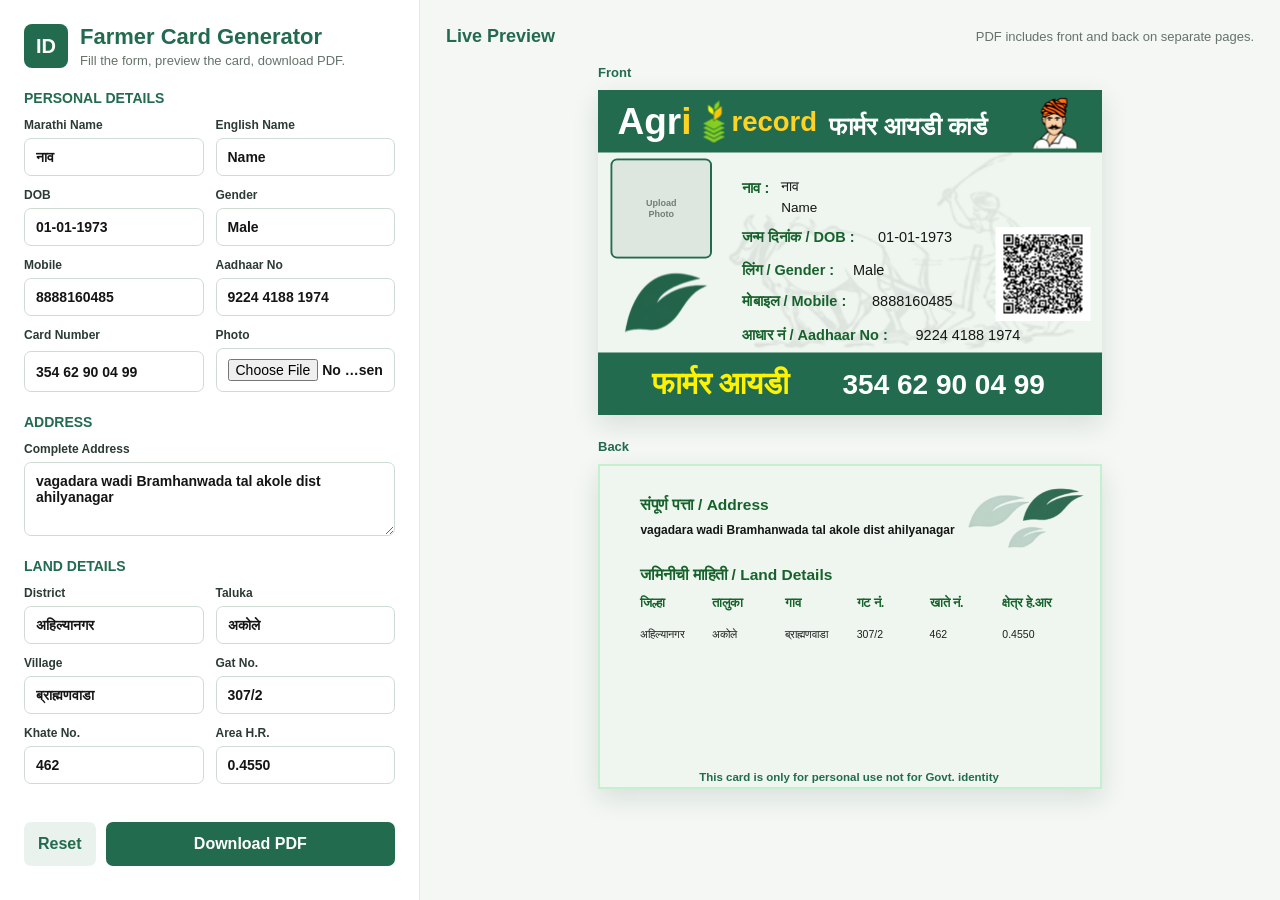
<file: employee-card-generator.html>
<!doctype html>
<html lang="en">
<head>
  <meta charset="utf-8">
  <meta name="viewport" content="width=device-width, initial-scale=1">
  <title>Employee Card Generator</title>
  <script src="assets/vendor/html2canvas.min.js"></script>
  <script src="assets/vendor/jspdf.umd.min.js"></script>
  <script src="assets/vendor/qrcode.min.js"></script>
  <style>
    * { box-sizing: border-box; }
    body {
      margin: 0;
      min-height: 100vh;
      background: #f4f7f4;
      color: #151515;
      font-family: Poppins, Arial, sans-serif;
    }
    button, input, textarea { font: inherit; }
    .app { display: grid; grid-template-columns: minmax(330px, 420px) 1fr; min-height: 100vh; }
    .form-panel { background: #fff; border-right: 1px solid #dfe8e1; padding: 24px; overflow: auto; }
    .brand { display: flex; align-items: center; gap: 12px; margin-bottom: 22px; }
    .brand-mark {
      width: 44px; height: 44px; border-radius: 8px; display: grid; place-items: center;
      background: #236b4f; color: #fff; font-weight: 800; font-size: 20px;
    }
    h1 { margin: 0; color: #236b4f; font-size: 22px; line-height: 1.15; }
    .subtitle { margin: 3px 0 0; color: #65736a; font-size: 13px; }
    .section-title {
      margin: 22px 0 12px; color: #236b4f; font-size: 14px; font-weight: 700; text-transform: uppercase;
    }
    .grid { display: grid; grid-template-columns: 1fr 1fr; gap: 12px; }
    label { display: grid; gap: 6px; color: #2c3b33; font-size: 12px; font-weight: 600; }
    input, textarea {
      width: 100%; border: 1px solid #cfdcd4; border-radius: 7px; padding: 10px 11px;
      color: #151515; background: #fff; outline: none; font-size: 14px;
    }
    textarea { resize: vertical; min-height: 74px; }
    input:focus, textarea:focus { border-color: #236b4f; box-shadow: 0 0 0 3px rgba(35, 107, 79, 0.12); }
    .full { grid-column: 1 / -1; }
    .actions {
      display: flex; gap: 10px; margin-top: 22px; position: sticky; bottom: 0;
      padding-top: 16px; background: linear-gradient(rgba(255,255,255,0), #fff 20%);
    }
    .btn { border: 0; border-radius: 7px; padding: 11px 14px; cursor: pointer; font-weight: 700; min-height: 44px; }
    .btn-primary { flex: 1; color: #fff; background: #236b4f; }
    .btn-secondary { color: #236b4f; background: #e9f2ec; }
    .preview-panel { padding: 26px; overflow: auto; }
    .preview-toolbar {
      display: flex; align-items: center; justify-content: space-between; gap: 16px;
      margin: 0 auto 18px; max-width: 1040px;
    }
    .preview-toolbar h2 { margin: 0; font-size: 18px; color: #236b4f; }
    .preview-note { color: #65736a; font-size: 13px; }
    .cards { display: grid; grid-template-columns: repeat(auto-fit, 504px); justify-content: center; gap: 24px; }
    .card-shell { display: grid; gap: 10px; }
    .card-label { color: #236b4f; font-size: 13px; font-weight: 700; }
    .scaled-card { width: 504px; height: 325px; position: relative; }
    .id-card {
      width: 1008px; height: 650px; position: relative; overflow: hidden; background: #eef6ef;
      box-shadow: 0 18px 50px rgba(23, 48, 35, 0.12); transform: scale(0.5); transform-origin: top left;
      font-family: Poppins, "Noto Sans Devanagari", Arial, sans-serif;
      background-size: 100% 100%;
      background-repeat: no-repeat;
    }
    .front-card { background-image: url("assets/card-front-reference.png"); }
    .back-card { background-image: url("assets/card-back-reference.png"); }
    .top-bar, .bottom-bar { position: absolute; left: 0; right: 0; background: #236b4f; }
    .top-bar { top: 0; height: 117px; display: none; align-items: center; padding: 0 39px; color: white; }
    .bottom-bar {
      bottom: 0; height: 117px; display: grid; grid-template-columns: 1fr 1.2fr; align-items: center;
      padding: 0 105px 0 108px; gap: 36px; background: transparent;
    }
    .logo { display: flex; align-items: center; gap: 14px; font-weight: 700; line-height: 1; white-space: nowrap; }
    .agri { font-size: 74px; }
    .agri .dot, .record { color: #ffd324; }
    .record { font-size: 55px; font-weight: 600; }
    .plant-stack { width: 45px; height: 84px; position: relative; flex: 0 0 auto; }
    .leaflet { position: absolute; width: 24px; height: 38px; background: #a7d719; border-radius: 0 22px 0 22px; transform: rotate(43deg); }
    .leaflet.one { left: 8px; top: 2px; background: #b7df14; }
    .leaflet.two { left: 24px; top: 12px; background: #9dd420; transform: rotate(43deg) scaleX(-1); }
    .stack-line { position: absolute; left: 3px; width: 38px; height: 11px; background: #9bd51c; clip-path: polygon(50% 0, 100% 45%, 50% 100%, 0 45%); }
    .stack-line.s1 { top: 43px; } .stack-line.s2 { top: 56px; } .stack-line.s3 { top: 69px; }
    .title-dev { position: relative; top: 10px; margin-left: 24px; margin-right: 140px; font-size: 50px; font-weight: 800; line-height: 1; white-space: nowrap; }
    .farmer-icon { position: absolute; right: 34px; top: 17px; width: 112px; height: 100px; }
    .farmer-face { position: absolute; left: 35px; top: 23px; width: 44px; height: 48px; background: #ffd9ac; border: 3px solid #101010; border-radius: 50%; }
    .turban { position: absolute; left: 21px; top: 0; width: 72px; height: 43px; background: repeating-linear-gradient(28deg, #ff7c00 0 9px, #111 9px 12px); border: 3px solid #111; border-radius: 46% 54% 18% 18%; transform: rotate(10deg); }
    .body-shirt { position: absolute; left: 14px; bottom: -8px; width: 86px; height: 48px; background: #fff; border: 3px solid #111; border-bottom: 0; border-radius: 38px 38px 0 0; }
    .mustache { position: absolute; left: 42px; top: 52px; width: 31px; height: 10px; background: #111; border-radius: 50%; z-index: 2; }
    .photo-box { position: absolute; left: 36px; top: 146px; width: 179px; height: 188px; border: 4px solid #236b4f; border-radius: 13px; overflow: hidden; background: #fff; z-index: 3; }
    .photo-box img { width: 100%; height: 100%; object-fit: cover; display: block; }
    .photo-placeholder { width: 100%; height: 100%; display: grid; place-items: center; color: #6f7f75; background: #dde7df; font-size: 18px; font-weight: 700; text-align: center; padding: 18px; }
    .big-leaf { position: absolute; left: 54px; top: 369px; width: 164px; height: 114px; background: #236b4f; border-radius: 90% 0 90% 8%; transform: skewX(-18deg) rotate(-10deg); display: none; }
    .big-leaf::after { content: ""; position: absolute; left: 51px; top: 25px; width: 128px; height: 22px; border-top: 9px solid #fff; border-radius: 90% 0 0 0; transform: rotate(-20deg); }
    .watermark { position: absolute; left: 288px; top: 128px; width: 528px; height: 362px; opacity: 0.07; pointer-events: none; display: none; }
    .watermark::before { content: ""; position: absolute; left: 20px; top: 124px; width: 160px; height: 104px; border: 8px solid #236b4f; border-radius: 50%; }
    .watermark::after { content: ""; position: absolute; right: 42px; top: 28px; width: 238px; height: 250px; border: 8px solid #236b4f; border-left-color: transparent; border-bottom-color: transparent; border-radius: 50%; transform: rotate(-32deg); }
    .front-details { position: absolute; inset: 0; display: block; font-size: 29px; line-height: 1.13; z-index: 4; pointer-events: none; }
    .detail-row { display: contents; white-space: nowrap; }
    .label-dev { display: none; }
    .value,
    .name-row .english-name {
      position: absolute;
      color: #151515;
      font-weight: 500;
      background: #eef6ef;
      padding: 0 8px;
      line-height: 1.18;
      white-space: nowrap;
    }
    [data-field="marathiName"] { left: 365px; top: 181px; min-width: 380px; font-size: 27px; }
    .name-row .english-name { left: 364px; top: 222px; min-width: 390px; font-size: 27px; margin: 0; display: block; }
    [data-field="dob"] { left: 500px; top: 277px; min-width: 225px; }
    [data-field="gender"] { left: 499px; top: 346px; min-width: 190px; }
    [data-field="mobile"] { left: 531px; top: 411px; min-width: 280px; }
    [data-field="aadhaar"] { left: 598px; top: 478px; min-width: 350px; }
    .qr-box { position: absolute; right: 37px; top: 278px; width: 174px; height: 174px; background: #fff; padding: 8px; display: grid; place-items: center; z-index: 3; }
    .qr-box img, .qr-box canvas { width: 158px !important; height: 158px !important; }
    .bottom-title { color: #fff200; font-size: 61px; font-weight: 800; white-space: nowrap; visibility: hidden; }
    .bottom-number { color: #fff; font-size: 56px; font-weight: 800; white-space: nowrap; position: relative; z-index: 4; }
    .bottom-number::before {
      content: "";
      position: absolute;
      inset: -8px -18px -7px -16px;
      background: #236b4f;
      z-index: -1;
    }
    .back-card { border: 4px solid #c4f0cf; background-color: #eef6ef; padding: 0; }
    .back-leaves { position: absolute; right: 36px; top: 43px; width: 232px; height: 119px; opacity: 0.95; display: none; }
    .small-leaf { position: absolute; width: 118px; height: 62px; background: #236b4f; border-radius: 90% 0 90% 0; transform: rotate(-13deg); }
    .small-leaf::after { content: ""; position: absolute; left: 42px; top: 14px; width: 73px; height: 16px; border-top: 5px solid #fff; border-radius: 100% 0 0 0; opacity: 0.75; transform: rotate(-17deg); }
    .small-leaf.a { right: 0; top: 0; } .small-leaf.b { right: 110px; top: 14px; opacity: 0.16; } .small-leaf.c { right: 83px; top: 73px; transform: rotate(-13deg) scale(0.68); opacity: 0.17; }
    .back-section { position: absolute; inset: 0; z-index: 4; pointer-events: none; }
    .back-heading { margin: 0 0 12px; color: #17622c; font-size: 31px; font-weight: 800; line-height: 1.2; visibility: hidden; }
    .address { position: absolute; left: 78px; top: 111px; margin: 0; max-width: 760px; font-size: 24px; line-height: 1.4; font-weight: 600; width: fit-content; background: #eef6ef; padding: 0 10px; }
    .address::before {
      content: none;
    }
    .land-title { margin-bottom: 28px; font-size: 31px; color: #17622c; font-weight: 800; visibility: hidden; }
    .land-grid { position: absolute; left: 78px; right: 75px; top: 251px; display: grid; grid-template-columns: 1.05fr 0.95fr 1.2fr 0.9fr 0.9fr 1.1fr; gap: 20px; align-items: start; }
    .land-head { color: #17622c; font-size: 25px; font-weight: 800; visibility: hidden; }
    .land-cell { margin-top: 28px; color: #1e1e1e; font-size: 21px; font-weight: 500; position: relative; width: fit-content; background: #eef6ef; padding: 0 8px; }
    .land-cell::before {
      content: "";
      position: absolute;
      inset: -4px -10px -4px -6px;
      background: #eef6ef;
      z-index: -1;
    }
    .footer-note { position: absolute; left: 126px; right: 126px; bottom: 13px; display: none; align-items: center; gap: 18px; color: #236b4f; font-size: 23px; font-weight: 700; text-align: center; }
    .footer-note::before, .footer-note::after { content: ""; height: 2px; background: #236b4f; flex: 1; }
    .corner-leaf { position: absolute; bottom: 12px; width: 85px; height: 47px; opacity: 0.95; display: none; }
    .corner-leaf.left { left: 42px; } .corner-leaf.right { right: 42px; transform: scaleX(-1); }
    .corner-leaf .small-leaf { width: 51px; height: 27px; }
    .corner-leaf .small-leaf.b { right: 38px; top: 10px; opacity: 0.18; }
    .corner-leaf .small-leaf.c { right: 23px; top: 29px; opacity: 0.18; }
    .print-stack { position: fixed; left: -9999px; top: 0; width: 1008px; }
    .print-stack .id-card { transform: none; box-shadow: none; margin-bottom: 20px; }
    @media (max-width: 1120px) {
      .app { grid-template-columns: 1fr; }
      .form-panel { border-right: 0; border-bottom: 1px solid #dfe8e1; }
      .cards { grid-template-columns: minmax(320px, 504px); }
    }
    @media (max-width: 560px) {
      .form-panel, .preview-panel { padding: 18px; }
      .grid { grid-template-columns: 1fr; }
      .preview-toolbar { display: grid; }
      .scaled-card { width: min(100%, 504px); height: auto; aspect-ratio: 1008 / 650; }
      .id-card { transform: scale(calc((100vw - 36px) / 1008)); }
    }

    /* Clean Canva-layer reconstruction. No finished-card screenshot is used underneath. */
    .front-card {
      background-image: none;
      background-color: #eef6ef;
    }
    .front-card .top-bar {
      display: flex;
      height: 125px;
      background: #236b4f;
    }
    .front-card .bottom-bar {
      height: 125px;
      bottom: 0;
      background: #236b4f;
    }
    .front-card .plant-stack {
      background: url("assets/canva-layers/front-plant.png") center / contain no-repeat;
      width: 52px;
      height: 88px;
    }
    .front-card .plant-stack * { display: none; }
    .front-card .farmer-icon {
      right: 37px;
      top: 12px;
      width: 102px;
      height: 113px;
      background: url("assets/canva-layers/front-farmer.png") center / contain no-repeat;
    }
    .front-card .farmer-icon * { display: none; }
    .front-card .watermark {
      display: block;
      left: 252px;
      top: 112px;
      width: 708px;
      height: 413px;
      opacity: 1;
      background: url("assets/canva-layers/front-watermark.png") center / contain no-repeat;
    }
    .front-card .watermark::before,
    .front-card .watermark::after { content: none; }
    .front-card .big-leaf {
      display: block;
      left: 50px;
      top: 361px;
      width: 178px;
      height: 126px;
      background: url("assets/canva-layers/front-leaf.png") center / contain no-repeat;
      border-radius: 0;
      transform: none;
    }
    .front-card .big-leaf::after { content: none; }
    .front-card .photo-box {
      left: 25px;
      top: 137px;
      width: 203px;
      height: 200px;
      border-radius: 13px;
    }
    .front-card .qr-box {
      left: 795px;
      top: 274px;
      width: 190px;
      height: 188px;
    }
    .front-card [data-field="marathiName"] { left: 366.63px; top: 178px; min-width: 270px; }
    .front-card .name-row .english-name { left: 366.63px; top: 219px; min-width: 300px; }
    .front-card [data-field="dob"] { left: 560px; top: 276px; min-width: 155px; }
    .front-card [data-field="gender"] { left: 510px; top: 343px; min-width: 80px; }
    .front-card [data-field="mobile"] { left: 548px; top: 405px; min-width: 180px; }
    .front-card [data-field="aadhaar"] { left: 635px; top: 472px; min-width: 220px; }
    .front-card .value,
    .front-card .name-row .english-name {
      background: transparent;
      padding: 0;
    }
    .front-card .label-dev {
      display: block;
      position: absolute;
      color: #17622c;
      font-weight: 800;
      white-space: nowrap;
    }
    .front-card .detail-row:nth-child(1) .label-dev { left: 287.85px; top: 178.84px; }
    .front-card .detail-row:nth-child(2) .label-dev { left: 287.85px; top: 276.9px; }
    .front-card .detail-row:nth-child(3) .label-dev { left: 287.85px; top: 343.7px; }
    .front-card .detail-row:nth-child(4) .label-dev { left: 287.85px; top: 406px; }
    .front-card .detail-row:nth-child(5) .label-dev { left: 287.85px; top: 472.9px; }
    .front-card .bottom-title {
      visibility: visible;
    }
    .front-card .bottom-number::before {
      content: none;
    }

    .back-card {
      background-image: none;
      background-color: #eef6ef;
      border: 4px solid #c4f0cf;
    }
    .back-card .back-leaves {
      display: block;
      left: 732px;
      top: 37px;
      width: 242px;
      height: 127px;
      background: url("assets/canva-layers/back-leaves.png") center / contain no-repeat;
    }
    .back-card .back-leaves * { display: none; }
    .back-card .back-heading,
    .back-card .land-title,
    .back-card .land-head,
    .back-card .footer-note {
      visibility: visible;
      display: block;
    }
    .back-card .back-heading {
      position: absolute;
      left: 80.88px;
      top: 59.42px;
      margin: 0;
    }
    .back-card .address {
      left: 80.88px;
      top: 111.22px;
      min-width: 0;
      background: transparent;
      padding: 0;
    }
    .back-card .land-title {
      position: absolute;
      left: 80.88px;
      top: 199.66px;
      margin: 0;
    }
    .back-card .land-grid {
      left: 80.88px;
      top: 258.8px;
      right: auto;
      width: 831px;
      grid-template-columns: 123.56px 125.58px 123.56px 125.58px 125.58px 123.56px;
      gap: 20px;
    }
    .back-card .land-cell {
      margin-top: 15px;
      min-width: 0;
      background: transparent;
      padding: 0;
    }
    .back-card .footer-note {
      left: 188.05px;
      right: auto;
      bottom: auto;
      top: 608.81px;
      width: 620px;
    }
  </style>
</head>
<body>
  <main class="app">
    <aside class="form-panel">
      <div class="brand">
        <div class="brand-mark">ID</div>
        <div>
          <h1>Farmer Card Generator</h1>
          <p class="subtitle">Fill the form, preview the card, download PDF.</p>
        </div>
      </div>
      <form id="cardForm">
        <div class="section-title">Personal Details</div>
        <div class="grid">
          <label>Marathi Name <input name="marathiName" value="नाव"></label>
          <label>English Name <input name="englishName" value="Name"></label>
          <label>DOB <input name="dob" value="01-01-1973"></label>
          <label>Gender <input name="gender" value="Male"></label>
          <label>Mobile <input name="mobile" value="8888160485"></label>
          <label>Aadhaar No <input name="aadhaar" value="9224 4188 1974"></label>
          <label>Card Number <input name="cardNumber" value="354 62 90 04 99"></label>
          <label>Photo <input name="photo" type="file" accept="image/*"></label>
        </div>
        <div class="section-title">Address</div>
        <div class="grid">
          <label class="full">Complete Address <textarea name="address">vagadara wadi Bramhanwada tal akole dist ahilyanagar</textarea></label>
        </div>
        <div class="section-title">Land Details</div>
        <div class="grid">
          <label>District <input name="district" value="अहिल्यानगर"></label>
          <label>Taluka <input name="taluka" value="अकोले"></label>
          <label>Village <input name="village" value="ब्राह्मणवाडा"></label>
          <label>Gat No. <input name="gatNo" value="307/2"></label>
          <label>Khate No. <input name="khateNo" value="462"></label>
          <label>Area H.R. <input name="area" value="0.4550"></label>
        </div>
        <div class="actions">
          <button class="btn btn-secondary" type="button" id="resetBtn">Reset</button>
          <button class="btn btn-primary" type="button" id="downloadBtn">Download PDF</button>
        </div>
      </form>
    </aside>
    <section class="preview-panel">
      <div class="preview-toolbar">
        <h2>Live Preview</h2>
        <div class="preview-note">PDF includes front and back on separate pages.</div>
      </div>
      <div class="cards">
        <div class="card-shell"><div class="card-label">Front</div><div class="scaled-card" id="frontPreview"></div></div>
        <div class="card-shell"><div class="card-label">Back</div><div class="scaled-card" id="backPreview"></div></div>
      </div>
    </section>
  </main>
  <div class="print-stack" id="printStack"></div>
  <template id="frontTemplate">
    <div class="id-card front-card">
      <div class="top-bar">
        <div class="logo">
          <div class="agri">Agr<span class="dot">i</span></div>
          <div class="plant-stack"><span class="leaflet one"></span><span class="leaflet two"></span><span class="stack-line s1"></span><span class="stack-line s2"></span><span class="stack-line s3"></span></div>
          <div class="record">record</div>
        </div>
        <div class="title-dev">फार्मर आयडी कार्ड</div>
        <div class="farmer-icon"><div class="body-shirt"></div><div class="farmer-face"></div><div class="turban"></div><div class="mustache"></div></div>
      </div>
      <div class="watermark"></div>
      <div class="photo-box" data-photo-box><div class="photo-placeholder">Upload<br>Photo</div></div>
      <div class="big-leaf"></div>
      <div class="front-details">
        <div class="detail-row name-row"><span class="label-dev">नाव :</span><span class="value" data-field="marathiName"></span><span class="english-name" data-field="englishName"></span></div>
        <div class="detail-row"><span class="label-dev">जन्म दिनांक / DOB :</span><span class="value" data-field="dob"></span></div>
        <div class="detail-row"><span class="label-dev">लिंग / Gender :</span><span class="value" data-field="gender"></span></div>
        <div class="detail-row"><span class="label-dev">मोबाइल / Mobile :</span><span class="value" data-field="mobile"></span></div>
        <div class="detail-row"><span class="label-dev">आधार नं / Aadhaar No :</span><span class="value" data-field="aadhaar"></span></div>
      </div>
      <div class="qr-box" data-qr></div>
      <div class="bottom-bar"><div class="bottom-title">फार्मर आयडी</div><div class="bottom-number" data-field="cardNumber"></div></div>
    </div>
  </template>
  <template id="backTemplate">
    <div class="id-card back-card">
      <div class="back-leaves"><span class="small-leaf a"></span><span class="small-leaf b"></span><span class="small-leaf c"></span></div>
      <div class="back-section">
        <h3 class="back-heading">संपूर्ण पत्ता / Address</h3>
        <p class="address" data-field="address"></p>
        <div class="land-title">जमिनीची माहिती / Land Details</div>
        <div class="land-grid">
          <div class="land-head">जिल्हा</div><div class="land-head">तालुका</div><div class="land-head">गाव</div><div class="land-head">गट नं.</div><div class="land-head">खाते नं.</div><div class="land-head">क्षेत्र हे.आर</div>
          <div class="land-cell" data-field="district"></div><div class="land-cell" data-field="taluka"></div><div class="land-cell" data-field="village"></div><div class="land-cell" data-field="gatNo"></div><div class="land-cell" data-field="khateNo"></div><div class="land-cell" data-field="area"></div>
        </div>
      </div>
      <div class="corner-leaf left"><span class="small-leaf a"></span><span class="small-leaf b"></span><span class="small-leaf c"></span></div>
      <div class="corner-leaf right"><span class="small-leaf a"></span><span class="small-leaf b"></span><span class="small-leaf c"></span></div>
      <div class="footer-note">This card is only for personal use not for Govt. identity</div>
    </div>
  </template>
  <script>
    const form = document.getElementById("cardForm");
    const frontPreview = document.getElementById("frontPreview");
    const backPreview = document.getElementById("backPreview");
    const printStack = document.getElementById("printStack");
    const frontTemplate = document.getElementById("frontTemplate");
    const backTemplate = document.getElementById("backTemplate");
    const downloadBtn = document.getElementById("downloadBtn");
    const resetBtn = document.getElementById("resetBtn");
    let photoDataUrl = "";

    function formData() {
      const data = Object.fromEntries(new FormData(form).entries());
      delete data.photo;
      return data;
    }

    function qrPayload(data) {
      return [`Name: ${data.englishName}`, `DOB: ${data.dob}`, `Gender: ${data.gender}`, `Mobile: ${data.mobile}`, `Aadhaar: ${data.aadhaar}`, `Card: ${data.cardNumber}`, `Address: ${data.address}`].join("\n");
    }

    function makeCard(template, data) {
      const node = template.content.firstElementChild.cloneNode(true);
      node.querySelectorAll("[data-field]").forEach((element) => { element.textContent = data[element.dataset.field] || ""; });
      const photoBox = node.querySelector("[data-photo-box]");
      if (photoBox && photoDataUrl) photoBox.innerHTML = `<img alt="Employee photo" src="${photoDataUrl}">`;
      const qr = node.querySelector("[data-qr]");
      if (qr) {
        qr.innerHTML = "";
        if (window.QRCode) {
          new QRCode(qr, { text: qrPayload(data), width: 158, height: 158, correctLevel: QRCode.CorrectLevel.M });
        } else {
          qr.innerHTML = '<div style="font-size:11px;line-height:1.2;text-align:center;color:#111">QR library<br>not loaded</div>';
        }
      }
      return node;
    }

    function render() {
      const data = formData();
      frontPreview.innerHTML = "";
      backPreview.innerHTML = "";
      frontPreview.appendChild(makeCard(frontTemplate, data));
      backPreview.appendChild(makeCard(backTemplate, data));
    }

    function loadPhoto(file) {
      if (!file) { photoDataUrl = ""; render(); return; }
      const reader = new FileReader();
      reader.onload = () => { photoDataUrl = reader.result; render(); };
      reader.readAsDataURL(file);
    }

    async function cardCanvas(card) {
      return html2canvas(card, { scale: 2, backgroundColor: null, useCORS: true, logging: false });
    }

    async function downloadPdf() {
      if (!window.html2canvas || !window.jspdf) {
        alert("PDF libraries are not loaded. Please connect to the internet and refresh this page once, then try Download PDF again.");
        return;
      }
      downloadBtn.disabled = true;
      downloadBtn.textContent = "Creating PDF...";
      const data = formData();
      printStack.innerHTML = "";
      const front = makeCard(frontTemplate, data);
      const back = makeCard(backTemplate, data);
      printStack.append(front, back);
      await new Promise((resolve) => setTimeout(resolve, 250));
      const { jsPDF } = window.jspdf;
      const pdf = new jsPDF({ orientation: "landscape", unit: "px", format: [1008, 650] });
      const frontCanvas = await cardCanvas(front);
      const backCanvas = await cardCanvas(back);
      pdf.addImage(frontCanvas.toDataURL("image/png"), "PNG", 0, 0, 1008, 650);
      pdf.addPage([1008, 650], "landscape");
      pdf.addImage(backCanvas.toDataURL("image/png"), "PNG", 0, 0, 1008, 650);
      const name = (data.englishName || "employee").trim().replace(/[^a-z0-9]+/gi, "-").replace(/^-|-$/g, "").toLowerCase();
      pdf.save(`${name || "employee"}-card.pdf`);
      printStack.innerHTML = "";
      downloadBtn.disabled = false;
      downloadBtn.textContent = "Download PDF";
    }

    form.addEventListener("input", (event) => { if (event.target.name !== "photo") render(); });
    form.photo.addEventListener("change", (event) => { loadPhoto(event.target.files[0]); });
    resetBtn.addEventListener("click", () => { form.reset(); photoDataUrl = ""; render(); });
    downloadBtn.addEventListener("click", downloadPdf);
    render();
  </script>
</body>
</html>
</file>
